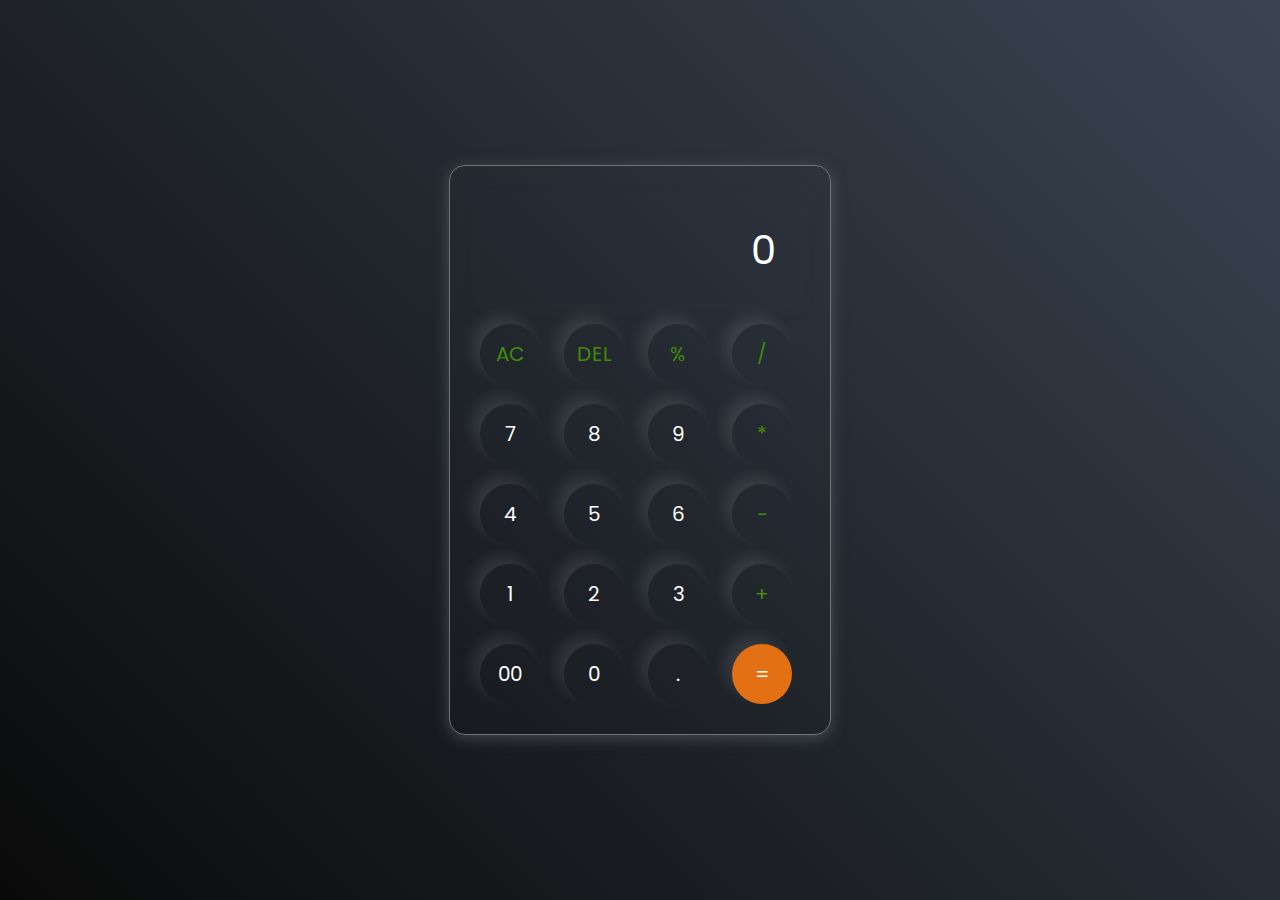
<file: Calculator/index.html>
<!DOCTYPE html>

<html>
    <head>
        <meta charset="utf-8">
        <meta http-equiv="X-UA-Compatible" content="IE=edge">
        <meta name="viewport" content="width=device-width, initial-scale=1">
        <link rel="stylesheet" href="style.css">
        
        <title>Calculator</title>
    </head>
    <body>

        <div class="calculator">
            <input type="text" placeholder="0" id="inputBox">
            <div>
                <button class="operator">AC</button>
                <button class="operator">DEL</button>
                <button class="operator">%</button>
                <button class="operator">/</button>
            </div>
            <div>
                <button>7</button>
                <button>8</button>
                <button>9</button>
                <button class="operator">*</button>
            </div>
            <div>
                <button>4</button>
                <button>5</button>
                <button>6</button>
                <button class="operator">-</button>
            </div>
            <div>
                <button>1</button>
                <button>2</button>
                <button>3</button>
                <button class="operator">+</button>
            </div>
            <div>
                <button>00</button>
                <button>0</button>
                <button>.</button>
                <button class="equalBtn" >=</button>
            </div>
        </div>


        <script src="script.js"></script>

        
    </body>
</html>
</file>
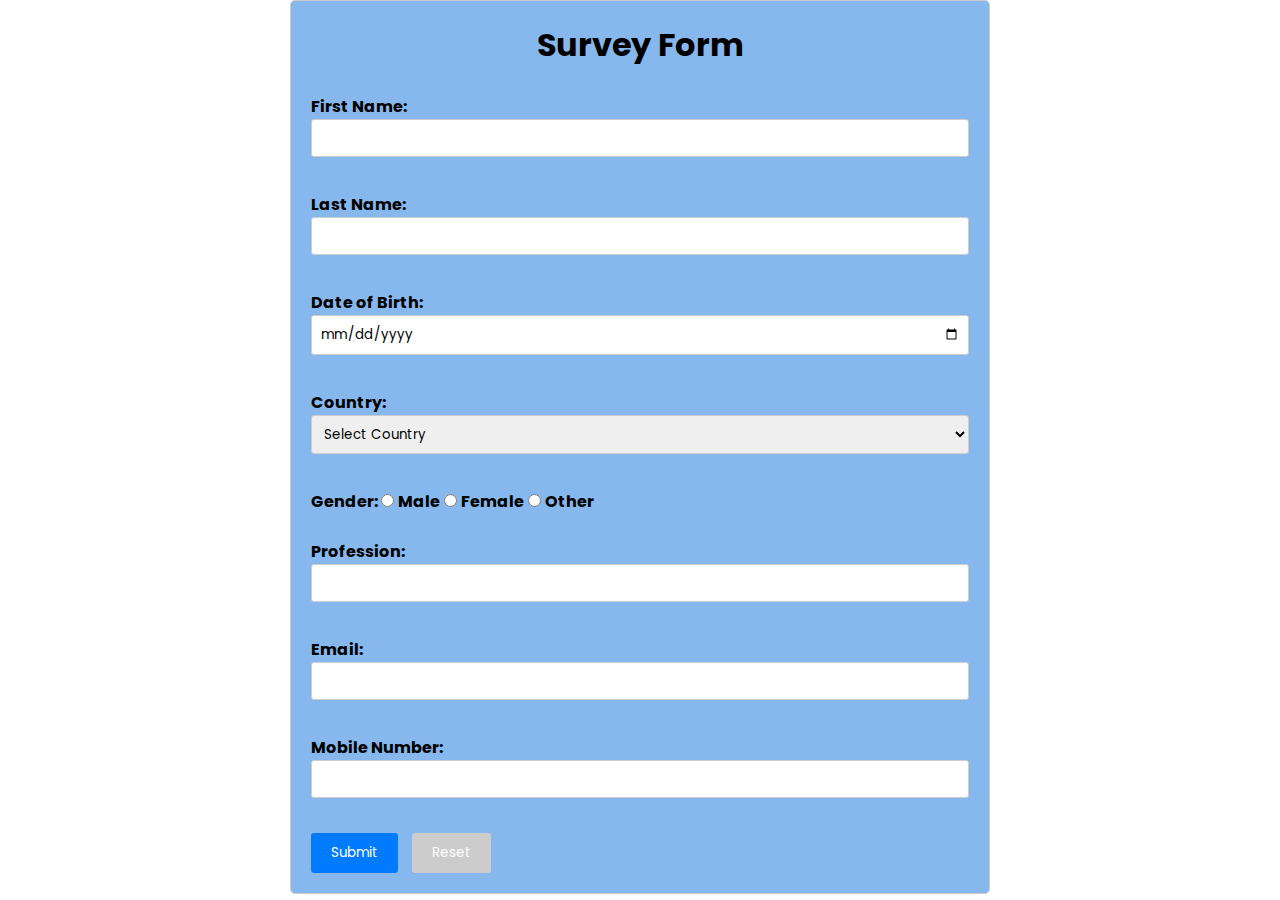
<file: SurveyForm/index.html>
<!DOCTYPE html>
<html lang="en">
<head>
    <meta charset="UTF-8">
    <meta name="viewport" content="width=device-width, initial-scale=1.0">
    <title>Survey Form</title>
    <link rel="stylesheet" type="text/css" href="style.css">
</head>
<body>
    <form id="surveyForm" onsubmit="return validateForm()">
        <h1>Survey Form</h1><br>
        <label for="FirstName">First Name:</label>
        <input type="text" id="FirstName" name="FirstName" required><br><br>

        <label for="lastName">Last Name:</label>
        <input type="text" id="LastName" name="LastName" required><br><br>

        <label for="dob">Date of Birth:</label>
        <input type="date" id="DOB" name="DOB" required><br><br>

        <label for="country">Country:</label>
        <select id="Country" name="Country" required>
            <option value="">Select Country</option>
           
            <option value="Afghanistan">Afghanistan</option>
            <option value="Åland Islands">Åland Islands</option>
            <option value="Albania">Albania</option>
            <option value="Algeria">Algeria</option>
            <option value="American Samoa">American Samoa</option>
            <option value="Andorra">Andorra</option>
            <option value="Angola">Angola</option>
            <option value="Anguilla">Anguilla</option>
            <option value="Antarctica">Antarctica</option>
            <option value="Antigua and Barbuda">Antigua and Barbuda</option>
            <option value="Argentina">Argentina</option>
            <option value="Armenia">Armenia</option>
            <option value="Aruba">Aruba</option>
            <option value="Australia">Australia</option>
            <option value="Austria">Austria</option>
            <option value="Azerbaijan">Azerbaijan</option>
            <option value="Bahamas">Bahamas</option>
            <option value="Bahrain">Bahrain</option>
            <option value="Bangladesh">Bangladesh</option>
            <option value="Barbados">Barbados</option>
            <option value="Belarus">Belarus</option>
            <option value="Belgium">Belgium</option>
            <option value="Belize">Belize</option>
            <option value="Benin">Benin</option>
            <option value="Bermuda">Bermuda</option>
            <option value="Bhutan">Bhutan</option>
            <option value="Bolivia">Bolivia</option>
            <option value="Bosnia and Herzegovina">Bosnia and Herzegovina</option>
            <option value="Botswana">Botswana</option>
            <option value="Bouvet Island">Bouvet Island</option>
            <option value="Brazil">Brazil</option>
            <option value="British Indian Ocean Territory">British Indian Ocean Territory</option>
            <option value="Brunei Darussalam">Brunei Darussalam</option>
            <option value="Bulgaria">Bulgaria</option>
            <option value="Burkina Faso">Burkina Faso</option>
            <option value="Burundi">Burundi</option>
            <option value="Cambodia">Cambodia</option>
            <option value="Cameroon">Cameroon</option>
            <option value="Canada">Canada</option>
            <option value="Cape Verde">Cape Verde</option>
            <option value="Cayman Islands">Cayman Islands</option>
            <option value="Central African Republic">Central African Republic</option>
            <option value="Chad">Chad</option>
            <option value="Chile">Chile</option>
            <option value="China">China</option>
            <option value="Christmas Island">Christmas Island</option>
            <option value="Cocos (Keeling) Islands">Cocos (Keeling) Islands</option>
            <option value="Colombia">Colombia</option>
            <option value="Comoros">Comoros</option>
            <option value="Congo">Congo</option>
            <option value="Congo, The Democratic Republic of The">Congo, The Democratic Republic of The</option>
            <option value="Cook Islands">Cook Islands</option>
            <option value="Costa Rica">Costa Rica</option>
            <option value="Cote D'ivoire">Cote D'ivoire</option>
            <option value="Croatia">Croatia</option>
            <option value="Cuba">Cuba</option>
            <option value="Cyprus">Cyprus</option>
            <option value="Czech Republic">Czech Republic</option>
            <option value="Denmark">Denmark</option>
            <option value="Djibouti">Djibouti</option>
            <option value="Dominica">Dominica</option>
            <option value="Dominican Republic">Dominican Republic</option>
            <option value="Ecuador">Ecuador</option>
            <option value="Egypt">Egypt</option>
            <option value="El Salvador">El Salvador</option>
            <option value="Equatorial Guinea">Equatorial Guinea</option>
            <option value="Eritrea">Eritrea</option>
            <option value="Estonia">Estonia</option>
            <option value="Ethiopia">Ethiopia</option>
            <option value="Falkland Islands (Malvinas)">Falkland Islands (Malvinas)</option>
            <option value="Faroe Islands">Faroe Islands</option>
            <option value="Fiji">Fiji</option>
            <option value="Finland">Finland</option>
            <option value="France">France</option>
            <option value="French Guiana">French Guiana</option>
            <option value="French Polynesia">French Polynesia</option>
            <option value="French Southern Territories">French Southern Territories</option>
            <option value="Gabon">Gabon</option>
            <option value="Gambia">Gambia</option>
            <option value="Georgia">Georgia</option>
            <option value="Germany">Germany</option>
            <option value="Ghana">Ghana</option>
            <option value="Gibraltar">Gibraltar</option>
            <option value="Greece">Greece</option>
            <option value="Greenland">Greenland</option>
            <option value="Grenada">Grenada</option>
            <option value="Guadeloupe">Guadeloupe</option>
            <option value="Guam">Guam</option>
            <option value="Guatemala">Guatemala</option>
            <option value="Guernsey">Guernsey</option>
            <option value="Guinea">Guinea</option>
            <option value="Guinea-bissau">Guinea-bissau</option>
            <option value="Guyana">Guyana</option>
            <option value="Haiti">Haiti</option>
            <option value="Heard Island and Mcdonald Islands">Heard Island and Mcdonald Islands</option>
            <option value="Holy See (Vatican City State)">Holy See (Vatican City State)</option>
            <option value="Honduras">Honduras</option>
            <option value="Hong Kong">Hong Kong</option>
            <option value="Hungary">Hungary</option>
            <option value="Iceland">Iceland</option>
            <option value="India">India</option>
            <option value="Indonesia">Indonesia</option>
            <option value="Iran, Islamic Republic of">Iran, Islamic Republic of</option>
            <option value="Iraq">Iraq</option>
            <option value="Ireland">Ireland</option>
            <option value="Isle of Man">Isle of Man</option>
            <option value="Israel">Israel</option>
            <option value="Italy">Italy</option>
            <option value="Jamaica">Jamaica</option>
            <option value="Japan">Japan</option>
            <option value="Jersey">Jersey</option>
            <option value="Jordan">Jordan</option>
            <option value="Kazakhstan">Kazakhstan</option>
            <option value="Kenya">Kenya</option>
            <option value="Kiribati">Kiribati</option>
            <option value="Korea, Democratic People's Republic of">Korea, Democratic People's Republic of</option>
            <option value="Korea, Republic of">Korea, Republic of</option>
            <option value="Kuwait">Kuwait</option>
            <option value="Kyrgyzstan">Kyrgyzstan</option>
            <option value="Lao People's Democratic Republic">Lao People's Democratic Republic</option>
            <option value="Latvia">Latvia</option>
            <option value="Lebanon">Lebanon</option>
            <option value="Lesotho">Lesotho</option>
            <option value="Liberia">Liberia</option>
            <option value="Libyan Arab Jamahiriya">Libyan Arab Jamahiriya</option>
            <option value="Liechtenstein">Liechtenstein</option>
            <option value="Lithuania">Lithuania</option>
            <option value="Luxembourg">Luxembourg</option>
            <option value="Macao">Macao</option>
            <option value="Macedonia, The Former Yugoslav Republic of">Macedonia, The Former Yugoslav Republic of</option>
            <option value="Madagascar">Madagascar</option>
            <option value="Malawi">Malawi</option>
            <option value="Malaysia">Malaysia</option>
            <option value="Maldives">Maldives</option>
            <option value="Mali">Mali</option>
            <option value="Malta">Malta</option>
            <option value="Marshall Islands">Marshall Islands</option>
            <option value="Martinique">Martinique</option>
            <option value="Mauritania">Mauritania</option>
            <option value="Mauritius">Mauritius</option>
            <option value="Mayotte">Mayotte</option>
            <option value="Mexico">Mexico</option>
            <option value="Micronesia, Federated States of">Micronesia, Federated States of</option>
            <option value="Moldova, Republic of">Moldova, Republic of</option>
            <option value="Monaco">Monaco</option>
            <option value="Mongolia">Mongolia</option>
            <option value="Montenegro">Montenegro</option>
            <option value="Montserrat">Montserrat</option>
            <option value="Morocco">Morocco</option>
            <option value="Mozambique">Mozambique</option>
            <option value="Myanmar">Myanmar</option>
            <option value="Namibia">Namibia</option>
            <option value="Nauru">Nauru</option>
            <option value="Nepal">Nepal</option>
            <option value="Netherlands">Netherlands</option>
            <option value="Netherlands Antilles">Netherlands Antilles</option>
            <option value="New Caledonia">New Caledonia</option>
            <option value="New Zealand">New Zealand</option>
            <option value="Nicaragua">Nicaragua</option>
            <option value="Niger">Niger</option>
            <option value="Nigeria">Nigeria</option>
            <option value="Niue">Niue</option>
            <option value="Norfolk Island">Norfolk Island</option>
            <option value="Northern Mariana Islands">Northern Mariana Islands</option>
            <option value="Norway">Norway</option>
            <option value="Oman">Oman</option>
            <option value="Pakistan">Pakistan</option>
            <option value="Palau">Palau</option>
            <option value="Palestinian Territory, Occupied">Palestinian Territory, Occupied</option>
            <option value="Panama">Panama</option>
            <option value="Papua New Guinea">Papua New Guinea</option>
            <option value="Paraguay">Paraguay</option>
            <option value="Peru">Peru</option>
            <option value="Philippines">Philippines</option>
            <option value="Pitcairn">Pitcairn</option>
            <option value="Poland">Poland</option>
            <option value="Portugal">Portugal</option>
            <option value="Puerto Rico">Puerto Rico</option>
            <option value="Qatar">Qatar</option>
            <option value="Reunion">Reunion</option>
            <option value="Romania">Romania</option>
            <option value="Russian Federation">Russian Federation</option>
            <option value="Rwanda">Rwanda</option>
            <option value="Saint Helena">Saint Helena</option>
            <option value="Saint Kitts and Nevis">Saint Kitts and Nevis</option>
            <option value="Saint Lucia">Saint Lucia</option>
            <option value="Saint Pierre and Miquelon">Saint Pierre and Miquelon</option>
            <option value="Saint Vincent and The Grenadines">Saint Vincent and The Grenadines</option>
            <option value="Samoa">Samoa</option>
            <option value="San Marino">San Marino</option>
            <option value="Sao Tome and Principe">Sao Tome and Principe</option>
            <option value="Saudi Arabia">Saudi Arabia</option>
            <option value="Senegal">Senegal</option>
            <option value="Serbia">Serbia</option>
            <option value="Seychelles">Seychelles</option>
            <option value="Sierra Leone">Sierra Leone</option>
            <option value="Singapore">Singapore</option>
            <option value="Slovakia">Slovakia</option>
            <option value="Slovenia">Slovenia</option>
            <option value="Solomon Islands">Solomon Islands</option>
            <option value="Somalia">Somalia</option>
            <option value="South Africa">South Africa</option>
            <option value="South Georgia and The South Sandwich Islands">South Georgia and The South Sandwich Islands</option>
            <option value="Spain">Spain</option>
            <option value="Sri Lanka">Sri Lanka</option>
            <option value="Sudan">Sudan</option>
            <option value="Suriname">Suriname</option>
            <option value="Svalbard and Jan Mayen">Svalbard and Jan Mayen</option>
            <option value="Swaziland">Swaziland</option>
            <option value="Sweden">Sweden</option>
            <option value="Switzerland">Switzerland</option>
            <option value="Syrian Arab Republic">Syrian Arab Republic</option>
            <option value="Taiwan">Taiwan</option>
            <option value="Tajikistan">Tajikistan</option>
            <option value="Tanzania, United Republic of">Tanzania, United Republic of</option>
            <option value="Thailand">Thailand</option>
            <option value="Timor-leste">Timor-leste</option>
            <option value="Togo">Togo</option>
            <option value="Tokelau">Tokelau</option>
            <option value="Tonga">Tonga</option>
            <option value="Trinidad and Tobago">Trinidad and Tobago</option>
            <option value="Tunisia">Tunisia</option>
            <option value="Turkey">Turkey</option>
            <option value="Turkmenistan">Turkmenistan</option>
            <option value="Turks and Caicos Islands">Turks and Caicos Islands</option>
            <option value="Tuvalu">Tuvalu</option>
            <option value="Uganda">Uganda</option>
            <option value="Ukraine">Ukraine</option>
            <option value="United Arab Emirates">United Arab Emirates</option>
            <option value="United Kingdom">United Kingdom</option>
            <option value="United States">United States</option>
            <option value="United States Minor Outlying Islands">United States Minor Outlying Islands</option>
            <option value="Uruguay">Uruguay</option>
            <option value="Uzbekistan">Uzbekistan</option>
            <option value="Vanuatu">Vanuatu</option>
            <option value="Venezuela">Venezuela</option>
            <option value="Viet Nam">Viet Nam</option>
            <option value="Virgin Islands, British">Virgin Islands, British</option>
            <option value="Virgin Islands, U.S.">Virgin Islands, U.S.</option>
            <option value="Wallis and Futuna">Wallis and Futuna</option>
            <option value="Western Sahara">Western Sahara</option>
            <option value="Yemen">Yemen</option>
            <option value="Zambia">Zambia</option>
            <option value="Zimbabwe">Zimbabwe</option>
        </select><br><br>

        <div class="gender-input">
            <label>Gender: </label>
            <input type="radio" id="male" name="Gender" value="Male" required>
            <label for="male">Male</label>
            <input type="radio" id="female" name="Gender" value="Female">
            <label for="female">Female</label>
            <input type="radio" id="other" name="Gender" value="Other">
            <label for="other">Other</label>
        </div><br><br>
        
       

        <label for="profession">Profession:</label>
        <input type="text" id="profession" name="Profession" required><br><br>

        <label for="email">Email:</label>
        <input type="email" id="email" name="Email" required><br><br>

        <label for="mobile">Mobile Number:</label>
        <input type="tel" id="mobile" name="Mobile" required><br><br>

        <button type="submit" id="submitBtn">Submit</button>
        <button type="button" id="resetBtn" onclick="resetForm()">Reset</button>
    </form>

    <div id="popup" class="popup">
        <div class="popup-content">
            <span class="close" onclick="closePopup()">&times;</span>
            <h2>Survey Submission Details</h2>
            <div id="popupData"></div>
        </div>
    </div>

    <script src="script.js"></script>
</body>
</html>
</file>
<file: Calculator/style.css>
@import url('https://fonts.googleapis.com/css2?family=Poppins:wght@500&display=swap');
*{
    margin: 0;
    padding: 0;
    box-sizing: border-box;
    font-family: 'Poppins', sans-serif;
}

body{
    width: 100%;
    height: 100vh;
    display: flex;
    justify-content: center;
    align-items: center;
    background: linear-gradient(45deg, #0a0a0a, #3a4452);

}

.calculator{
    border: 1px solid #717377;
    padding: 20px;
    border-radius: 16px;
    background: transparent;
    box-shadow: 0px 3px 15px rgba(113, 115, 119, 0.5);

}

input{
    width: 320px;
    border: none;
    padding: 24px;
    margin: 10px;
    background: transparent;
    box-shadow: 0px 3px 15px rgba(84, 84,84, 0.1);
    font-size: 40px;
    text-align: right;
    color: #ffffff;
}

input::placeholder{
    color: #ffffff;

}

button{
    border: none;
    width: 60px;
    height: 60px;
    margin: 10px;
    border-radius: 50%;
    background: transparent;
    color: #ffffff;
    font-size: 20px;
    box-shadow:  -8px -8px 15px rgba(255,255 ,255, 0.1);
    cursor: pointer;
}

.equalBtn{
    background-color: #e37114;
}

.operator{

    color: #418b09;
}
</file>
<file: SurveyForm/style.css>
@import url('https://fonts.googleapis.com/css2?family=Poppins:wght@500&display=swap');
*{
    margin: 0;
    padding: 0;
    box-sizing: border-box;
    font-family: 'Poppins', sans-serif;
}

h1{
    text-align: center;
}

form {
    max-width: 700px;
    margin: 0 auto;
    padding: 20px;
    border: 1px solid #ccc;
    border-radius: 5px;
    background-color: #86b8ed;
}

label {
    font-weight: bold;
}

input[type="text"],
input[type="date"],
input[type="email"],
input[type="tel"],
select {
    width: 100%;
    padding: 8px;
    margin-bottom: 10px;
    border: 1px solid #ccc;
    border-radius: 3px;
}

button {
    background-color: #007BFF;
    color: #fff;
    padding: 10px 20px;
    border: none;
    border-radius: 3px;
    cursor: pointer;
}

button#resetBtn {
    background-color: #ccc;
    margin-left: 10px;
}

.popup {
    display: none;
    position: fixed;
    top: 0;
    left: 0;
    width: 40%;
    height: 50%;
    z-index: 1;
    justify-content: center;
    align-items: center;
}

.popup-content {
    background-color: #ccd0ca;
    padding: 20px;
    border-radius: 5px;
    position: relative;
}

.close {
    position: absolute;
    top: 10px;
    right: 10px;
    font-size: 20px;
    cursor: pointer;
}

.gender-label {
    display: inline-block;
    width: 20%;
    text-align: right;
}

.gender-input {
    display: inline-block;
    width: 80%;
}
</file>
